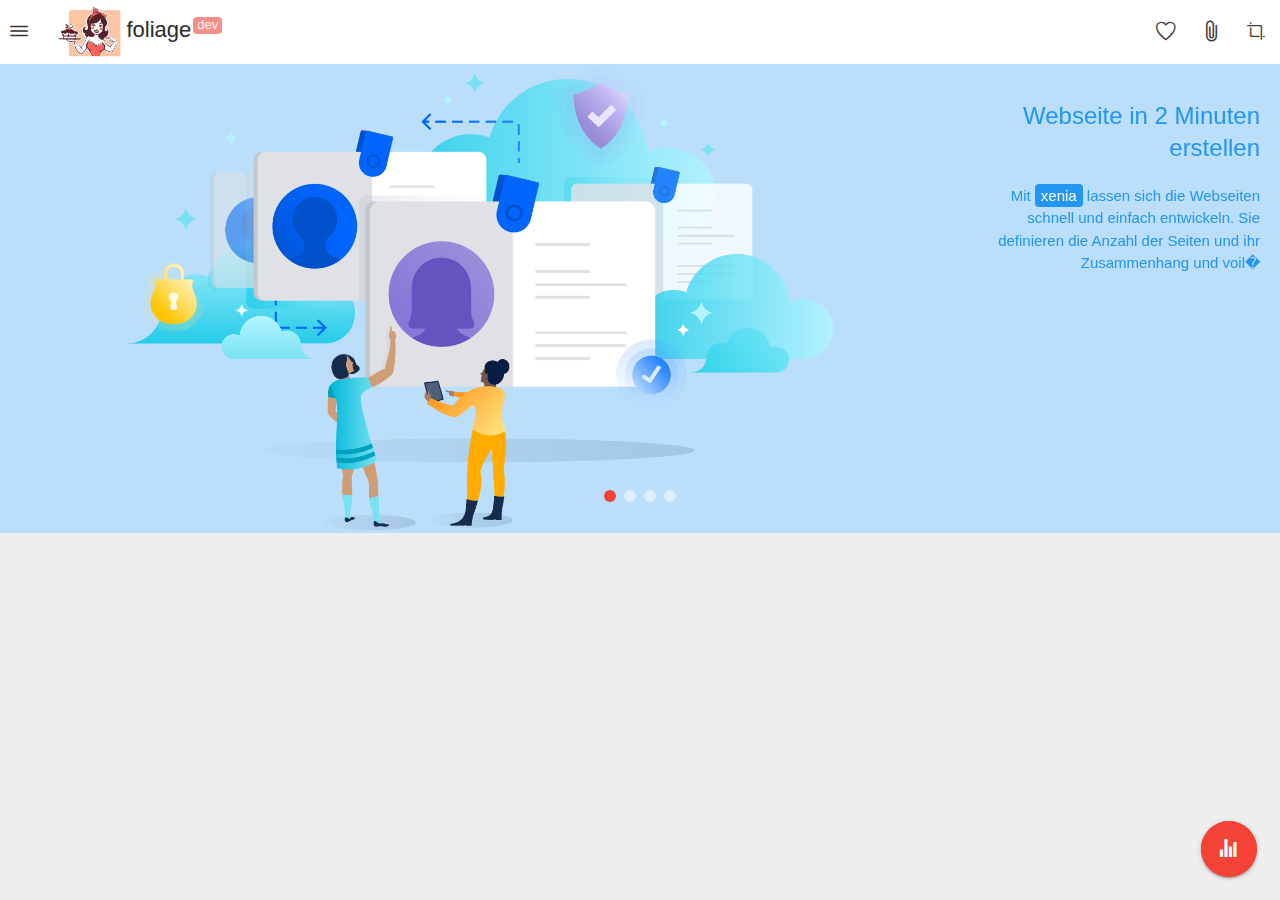
<file: docs/index.html>
<!DOCTYPE html>
<html>
<head>
	<title>Get started - foliage</title>
	<link rel="stylesheet" type="text/css" href="./css/materialize.min.css">
	<link rel="stylesheet" type="text/css" href="./css/ionic.min.css">
	<link rel="stylesheet" type="text/css" href="./css/xenia.default.css">
	<script type="text/javascript" src="./js/jquery.js"></script>
	<script type="text/javascript" src="./js/materialize.min.js"></script>
	<script type="text/javascript" src="./js/xenia.default.js"></script>
</head>
<body class="xenia-body">
	<header class="xenia-header">
		<nav>
			<div class="nav-wrapper">
				<ul>
					<li>
						<i class="icon ion-ios-menu sidenav-trigger" data-target='slide-out'></i>
					</li>
				</ul>
				
				<img src="./img/logo.png" class="xenia-logo">
				<span class="xenia-logo-title dev">foliage</span>
				<ul class="right hide-on-med-and-down">
					<li><a href="#"><i class="icon ion-ios-heart-empty"></i></a></li>
					<li><a href="#"><i class="icon ion-md-attach"></i></a></li>
					<li><a href="#"><i class="icon ion-ios-crop"></i></a></li>
				</ul>
			</div>
		</nav>
	</header>
	<main class="xenia-main">

		<!-- Start Slider -->
		<div class="carousel carousel-slider center dark-text">
			<div class="carousel-item dark-text xenia-slider blue lighten-4" href="#one!">
				<div class="row">
					<div class="col s12 m9">
						<img src="./img/1.png" style="width: 100%">
					</div>
					<div class="col s12 m3" style="padding: 0px 20px">
						<h2 class="blue-text right-align">Webseite in 2 Minuten erstellen</h2>
						<p class="blue-text right-align">Mit <span class="badge blue white-text">xenia</span> lassen sich die Webseiten schnell und einfach entwickeln. Sie definieren die Anzahl der Seiten und ihr Zusammenhang und voil�</p>
					</div>
				</div>
			</div>
			<div class="carousel-item dark-text xenia-slider red lighten-4" href="#two!">
				<div class="row">
					<div class="col s12 m4">
						<h2 class="pink-text left-align">Die Seitmap visualisieren</h2>
						<p class="pink-text left-align"><span class="badge red white-text">xenia</span> erlaubt es, die Zusammenhange zwischen Seiten deutlich darzustellen</p>
					</div>
					<div class="col s12 m8">
						<img src="./img/2.png" style="width: 100%">
					</div>
				</div>
			</div>
			<div class="carousel-item dark-text xenia-slider blue lighten-4" href="#three!">
				
				<div class="row">
					<div class="col s12 m8">
						<img src="./img/3.png" style="width: 100%">
					</div>
					<div class="col s12 m4">
						<h2 class="blue-text right-align">Ohne Vorkenntnisse</h2>
						<p class="blue-text right-align">Mit <span class="blue white-text badge">xenia</span> braucht man keine Vorkenntnisse, um eine gut strukturierte Webseite aufzubauen. Alles ist intuitiv</p>
					</div>
				</div>
			</div>
			<div class="carousel-item white-text xenia-slider green lighten-4" href="#four!">
				<div class="row">
					<div class="col s12 m6">
						<img src="./img/4.png" style="width: 100%">
					</div>
					<div class="col s12 m6">
						<h2 class="green-text">Jetzt gratis ausprobieren!</h2>
						<a class="btn waves-effect green white-text darken-text-2 hoverable" href="./Home" style="border-radius: 25px; padding: 0px 25px">
							Los geht's
							<i class="icon right ion-md-paper-plane"></i>
						</a>
					</div>
				</div>

			</div>
		</div>
         
        <!-- Action button -->
		<div class="fixed-action-btn">
			<a class="btn-floating btn-large red pulse">
				<i class="icon ion-ios-stats"></i>
			</a>
			<ul>
				<li>
					<a class="btn-floating green">
						<i class="icon ion-md-book"></i>
					</a>
				</li>
				<li>
					<a class="btn-floating blue darken-1">
						<i class="icon ion-ios-git-branch"></i>
					</a>
				</li>
				<li>
					<a class="btn-floating grey darken-4" href="https://github.com/rodchenk/xenia">
						<i class="icon ion-logo-github"></i>
					</a>
				</li>
			</ul>
		</div>

		<!-- Side nav -->
		<!-- <ul id="slide-out" class="sidenav">
			<li>
				<div class="user-view">
					<div class="background">
						<img src="../img/bg.jpg" style="width: 100%">
					</div>
					<a href="#user"><img class="circle" src="../img/ava.jpg"></a>
					<a href="#name"><span class="white-text name">Mischa Test</span></a>
					<a href="#email"><span class="white-text email">xenia@foliage.com</span></a>
				</div>
			</li>
			<li><a class="subheader">Main links</a></li>
			<li><a href="#!"><i class="icon ion-ios-cloud"></i>First Link With Icon</a></li>
			<li><a href="#!"><i class="icon ion-ios-bookmark"></i>Second Link</a></li>
			<li><div class="divider"></div></li>
			<li><a class="subheader">Modals</a></li>
			<li><a class="waves-effect modal-trigger" href="#modal1"><i class="icon ion-ios-heart"></i>Contact</a></li>
		</ul>  --> 
	</main>

	<!-- Example modal -->
	<div class="xenia-modal">
		<div id="modal1" class="modal">
			<div class="modal-content">
				<h4>Modal Header</h4>
				<p>A bunch of text</p>
			</div>
			<div class="modal-footer">
				<a href="#!" class="modal-close waves-effect waves-teal btn-flat">Close</a>
			</div>
		</div>
	</div>
</body>
</html>
</file>
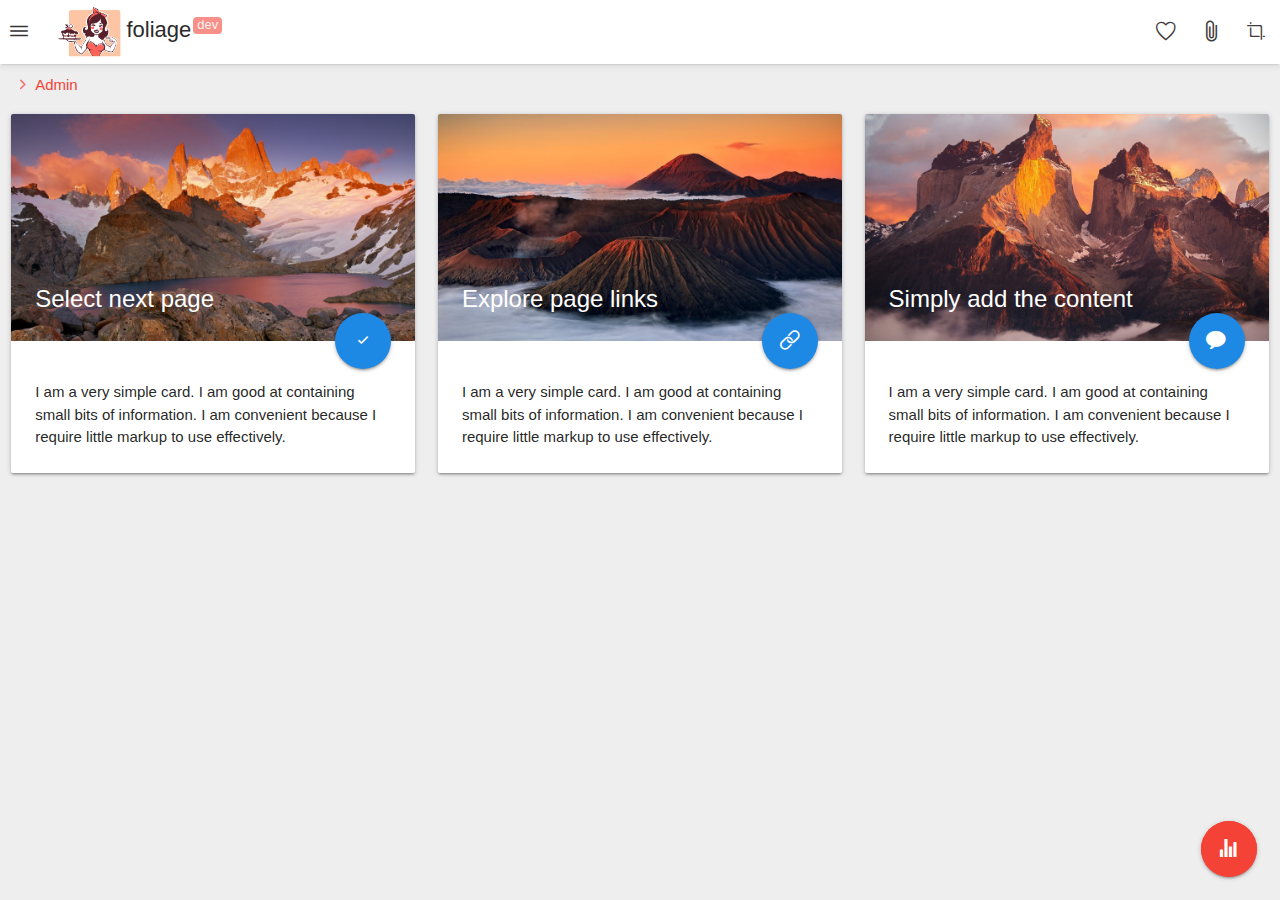
<file: docs/Admin.html>
<!DOCTYPE html>
<html>
<head>
	<title>Admin</title>
	<meta charset="utf-8">
    <meta http-equiv="X-UA-Compatible" content="IE=edge,chrome=1">
    <meta name="viewport" content="width=device-width">
	<link rel="stylesheet" type="text/css" href="./css/materialize.min.css">
	<link rel="stylesheet" type="text/css" href="./css/ionic.min.css">
	<link rel="stylesheet" type="text/css" href="./css/xenia.default.css">
	<script type="text/javascript" src="./js/jquery.js"></script>
	<script type="text/javascript" src="./js/materialize.min.js"></script>

	<link rel="stylesheet" href="./css/treant.css">

	<script src="./js/raphael.js"></script>
	<script src="./js/treant.js"></script>

	<script type="text/javascript" src="./js/xenia.default.js"></script>

</head>
<body class="xenia-body">
	<header class="xenia-header">
		<nav>
			<div class="nav-wrapper">
				<ul>
					<li>
						<i class="icon ion-ios-menu sidenav-trigger" data-target='slide-out'></i>
					</li>
				</ul>
				
				<img src="./img/logo.png" class="xenia-logo">
				<span class="xenia-logo-title dev">foliage</span>
				<ul class="right hide-on-med-and-down">
					<li><a href="#"><i class="icon ion-ios-heart-empty"></i></a></li>
					<li><a href="#"><i class="icon ion-md-attach"></i></a></li>
					<li><a href="#"><i class="icon ion-ios-crop"></i></a></li>
				</ul>
			</div>
		</nav>
	</header>
	<main class="xenia-main">
		<div class="breadcrumbs">
			<span>
				<i class="icon ion-ios-arrow-forward red-text"></i>
				<a href="#" class="red-text">Admin</a>
			</span>
		</div>
		<div class="row cards-tutorial">
			<div class="col s6 m4">
				<div class="card">
					<div class="card-image">
						<img src="./img/sample.jpg">
						<span class="card-title">Select next page</span>
						<a class="btn-floating halfway-fab waves-effect waves-light blue darken-1 btn-large"><i class="icon ion-ios-checkmark"></i></a>
					</div>
					<div class="card-content" style="padding-top: 40px">
						<p>I am a very simple card. I am good at containing small bits of information. I am convenient because I require little markup to use effectively.</p>
					</div>
				</div>
			</div>
			<div class="col s6 m4">
				<div class="card">
					<div class="card-image">
						<img src="./img/sample_2.jpg">
						<span class="card-title">Explore page links</span>
						<a class="btn-floating halfway-fab waves-effect waves-light blue darken-1 btn-large"><i class="icon ion-ios-link"></i></a>
					</div>
					<div class="card-content" style="padding-top: 40px">
						<p>I am a very simple card. I am good at containing small bits of information. I am convenient because I require little markup to use effectively.</p>
					</div>
				</div>
			</div>
			<div class="col s6 m4">
				<div class="card">
					<div class="card-image">
						<img src="./img/sample_3.jpg">
						<span class="card-title">Simply add the content</span>
						<a class="btn-floating halfway-fab waves-effect waves-light blue darken-1 btn-large"><i class="icon ion-ios-text"></i></a>
					</div>
					<div class="card-content" style="padding-top: 40px">
						<p>I am a very simple card. I am good at containing small bits of information. I am convenient because I require little markup to use effectively.</p>
					</div>
				</div>
			</div>
		</div>
 <div class="fixed-action-btn">
	<a class="btn-floating btn-large red pulse">
		<i class="icon ion-ios-stats"></i>
	</a>
	<ul>
		<li>
			<a class="btn-floating green">
				<i class="icon ion-md-book"></i>
			</a>
		</li>
		<li>
			<a class="btn-floating blue darken-1  modal-trigger" href="#modal1">
				<i class="icon ion-ios-git-branch"></i>
			</a>
		</li>
		<li>
			<a class="btn-floating grey darken-4" href="https://github.com/rodchenk/xenia">
				<i class="icon ion-logo-github"></i>
			</a>
		</li>
		<li>
			<a class="btn-floating orange darken-1" href="./">
				<i class="icon ion-md-laptop"></i>
			</a>
		</li>
	</ul>
</div>
		<!-- Side nav -->
		<ul id="slide-out" class="sidenav">
			<li>
				<div class="user-view">
					<div class="background">
						<img src="./img/bg.jpg" style="width: 100%">
					</div>
					<a href="#user"><img class="circle" src="./img/ava.jpg"></a>
					<a href="#name"><span class="white-text name">Mischa Test</span></a>
					<a href="#email"><span class="white-text email">xenia@foliage.com</span></a>
				</div>
			</li>
			<li><a class="subheader">Main links</a></li>
			<li >
				<a href="Home"><i class="icon ion-md-bicycle"></i>Home</a>
			</li>
			<li >
				<a href="News"><i class="icon ion-md-camera"></i>News</a>
			</li>
			<li >
				<a href="Contact"><i class="icon ion-md-cart"></i>Contact</a>
			</li>
			<li class="active-sidenav-tab">
				<a href="Admin"><i class="icon ion-md-color-wand"></i>Admin</a>
			</li>
			<li><div class="divider"></div></li>
			<li class="sidenav-footer">
				<h6 align="center">Generated with <span class="badge white-text teal">xenia</span></h6>
				<div>
					<small style="display: block"><span class="grey-text">Contact</span>: rodchenk@th-brandenburg.de</small>
					<a href="https://github.com/rodchenk" class="black-text"><i class="icon ion-logo-github"></i></a>
					<a href="#" class="blue-text"><i class="icon ion-logo-twitter"></i></a>
					<a href="https://rodchenk.github.io/" class="red-text"><i class="icon ion-logo-google"></i></a>
				</div>
			</li>
		</ul>  
	</main>
<!-- Example modal -->
<div class="xenia-modal">
	<div id="modal1" class="modal" >
		<div class="modal-content">
			<h4><i class="icon ion-ios-git-branch"></i>Sitemap visualizer</h4>
			<a href="#!" class="modal-close waves-effect waves-red btn-flat" style="position: fixed;right: 0; top: 0">
				<i class="icon ion-md-close"></i>
			</a>
		</div>
		<div class="chart" id="stats" style="min-height: 400px; width: 100%;overflow-y: scroll;"></div>
		<script type="text/javascript" src="./js/xenia.map.js"></script>
	</div>
</div>

</body>
</html>
</file>
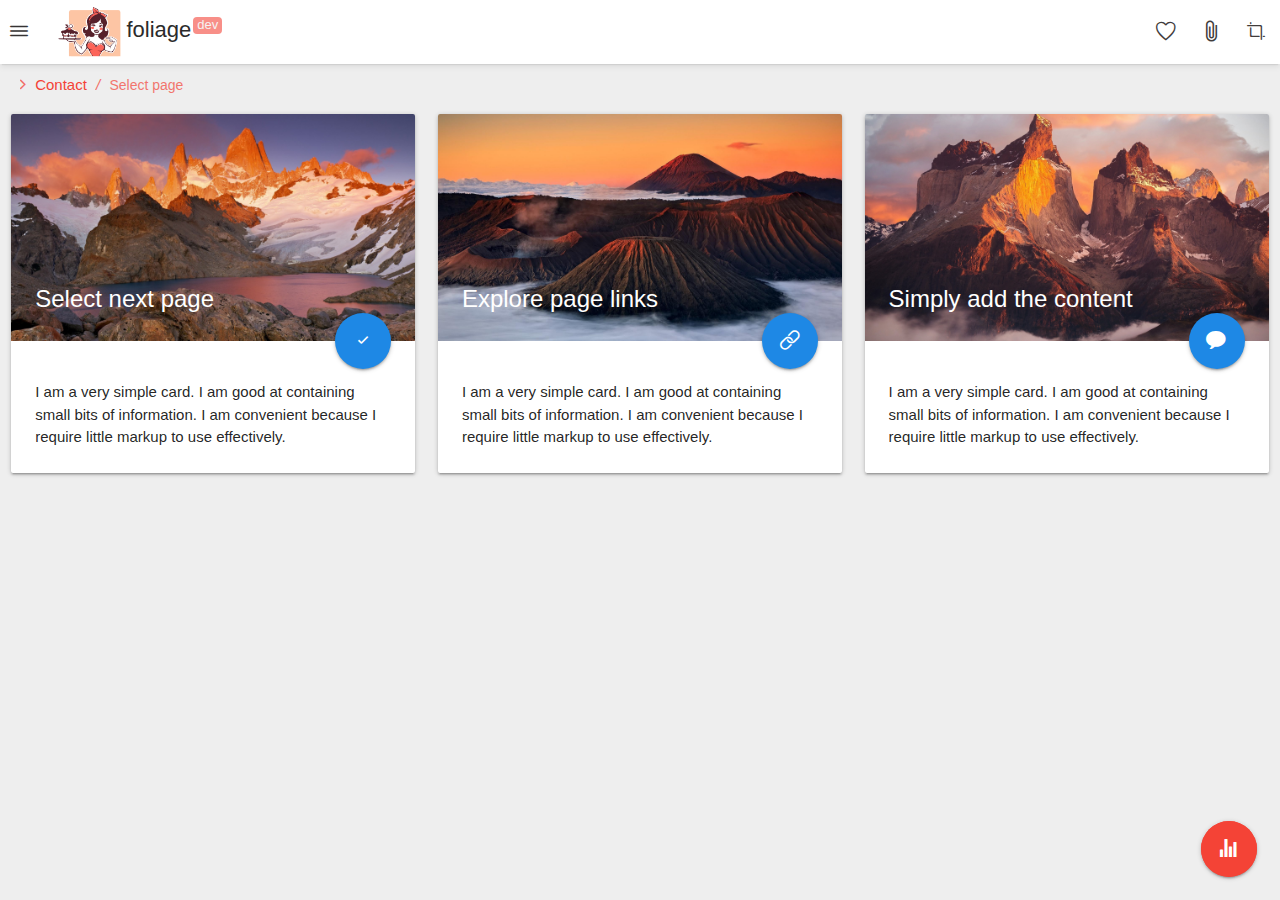
<file: docs/Contact.html>
<!DOCTYPE html>
<html>
<head>
	<title>Contact</title>
	<meta charset="utf-8">
    <meta http-equiv="X-UA-Compatible" content="IE=edge,chrome=1">
    <meta name="viewport" content="width=device-width">
	<link rel="stylesheet" type="text/css" href="./css/materialize.min.css">
	<link rel="stylesheet" type="text/css" href="./css/ionic.min.css">
	<link rel="stylesheet" type="text/css" href="./css/xenia.default.css">
	<script type="text/javascript" src="./js/jquery.js"></script>
	<script type="text/javascript" src="./js/materialize.min.js"></script>

	<link rel="stylesheet" href="./css/treant.css">

	<script src="./js/raphael.js"></script>
	<script src="./js/treant.js"></script>

	<script type="text/javascript" src="./js/xenia.default.js"></script>

</head>
<body class="xenia-body">
	<header class="xenia-header">
		<nav>
			<div class="nav-wrapper">
				<ul>
					<li>
						<i class="icon ion-ios-menu sidenav-trigger" data-target='slide-out'></i>
					</li>
				</ul>
				
				<img src="./img/logo.png" class="xenia-logo">
				<span class="xenia-logo-title dev">foliage</span>
				<ul class="right hide-on-med-and-down">
					<li><a href="#"><i class="icon ion-ios-heart-empty"></i></a></li>
					<li><a href="#"><i class="icon ion-md-attach"></i></a></li>
					<li><a href="#"><i class="icon ion-ios-crop"></i></a></li>
				</ul>
			</div>
		</nav>
	</header>
	<main class="xenia-main">
		<div class="breadcrumbs">
			<span>
				<i class="icon ion-ios-arrow-forward red-text"></i>
				<a href="#" class="red-text">Contact</a>
			</span>
<span data-what="dropdown-next-page">
	<i class="icon red-text">/</i>
	<a class='dropdown-trigger btn-flat red-text' href='#' data-target='pages-list' style="opacity: .7">Select page</a>
	<ul id='pages-list' class='dropdown-content'>
			<li><a href="Home" class="red-text">Home</a></li>
			<li><a href="News" class="red-text">News</a></li>
	</ul>
</span>
		</div>
		<div class="row cards-tutorial">
			<div class="col s6 m4">
				<div class="card">
					<div class="card-image">
						<img src="./img/sample.jpg">
						<span class="card-title">Select next page</span>
						<a class="btn-floating halfway-fab waves-effect waves-light blue darken-1 btn-large"><i class="icon ion-ios-checkmark"></i></a>
					</div>
					<div class="card-content" style="padding-top: 40px">
						<p>I am a very simple card. I am good at containing small bits of information. I am convenient because I require little markup to use effectively.</p>
					</div>
				</div>
			</div>
			<div class="col s6 m4">
				<div class="card">
					<div class="card-image">
						<img src="./img/sample_2.jpg">
						<span class="card-title">Explore page links</span>
						<a class="btn-floating halfway-fab waves-effect waves-light blue darken-1 btn-large"><i class="icon ion-ios-link"></i></a>
					</div>
					<div class="card-content" style="padding-top: 40px">
						<p>I am a very simple card. I am good at containing small bits of information. I am convenient because I require little markup to use effectively.</p>
					</div>
				</div>
			</div>
			<div class="col s6 m4">
				<div class="card">
					<div class="card-image">
						<img src="./img/sample_3.jpg">
						<span class="card-title">Simply add the content</span>
						<a class="btn-floating halfway-fab waves-effect waves-light blue darken-1 btn-large"><i class="icon ion-ios-text"></i></a>
					</div>
					<div class="card-content" style="padding-top: 40px">
						<p>I am a very simple card. I am good at containing small bits of information. I am convenient because I require little markup to use effectively.</p>
					</div>
				</div>
			</div>
		</div>
 <div class="fixed-action-btn">
	<a class="btn-floating btn-large red pulse">
		<i class="icon ion-ios-stats"></i>
	</a>
	<ul>
		<li>
			<a class="btn-floating green">
				<i class="icon ion-md-book"></i>
			</a>
		</li>
		<li>
			<a class="btn-floating blue darken-1  modal-trigger" href="#modal1">
				<i class="icon ion-ios-git-branch"></i>
			</a>
		</li>
		<li>
			<a class="btn-floating grey darken-4" href="https://github.com/rodchenk/xenia">
				<i class="icon ion-logo-github"></i>
			</a>
		</li>
		<li>
			<a class="btn-floating orange darken-1" href="./">
				<i class="icon ion-md-laptop"></i>
			</a>
		</li>
	</ul>
</div>
		<!-- Side nav -->
		<ul id="slide-out" class="sidenav">
			<li>
				<div class="user-view">
					<div class="background">
						<img src="./img/bg.jpg" style="width: 100%">
					</div>
					<a href="#user"><img class="circle" src="./img/ava.jpg"></a>
					<a href="#name"><span class="white-text name">Mischa Test</span></a>
					<a href="#email"><span class="white-text email">xenia@foliage.com</span></a>
				</div>
			</li>
			<li><a class="subheader">Main links</a></li>
			<li >
				<a href="Home"><i class="icon ion-md-mail"></i>Home</a>
			</li>
			<li >
				<a href="News"><i class="icon ion-md-mic"></i>News</a>
			</li>
			<li class="active-sidenav-tab">
				<a href="Contact"><i class="icon ion-md-paper-plane"></i>Contact</a>
			</li>
			<li >
				<a href="Admin"><i class="icon ion-md-appstore"></i>Admin</a>
			</li>
			<li><div class="divider"></div></li>
			<li class="sidenav-footer">
				<h6 align="center">Generated with <span class="badge white-text teal">xenia</span></h6>
				<div>
					<small style="display: block"><span class="grey-text">Contact</span>: rodchenk@th-brandenburg.de</small>
					<a href="https://github.com/rodchenk" class="black-text"><i class="icon ion-logo-github"></i></a>
					<a href="#" class="blue-text"><i class="icon ion-logo-twitter"></i></a>
					<a href="https://rodchenk.github.io/" class="red-text"><i class="icon ion-logo-google"></i></a>
				</div>
			</li>
		</ul>  
	</main>
<!-- Example modal -->
<div class="xenia-modal">
	<div id="modal1" class="modal" >
		<div class="modal-content">
			<h4><i class="icon ion-ios-git-branch"></i>Sitemap visualizer</h4>
			<a href="#!" class="modal-close waves-effect waves-red btn-flat" style="position: fixed;right: 0; top: 0">
				<i class="icon ion-md-close"></i>
			</a>
		</div>
		<div class="chart" id="stats" style="min-height: 400px; width: 100%;overflow-y: scroll;"></div>
		<script type="text/javascript" src="./js/xenia.map.js"></script>
	</div>
</div>

</body>
</html>
</file>
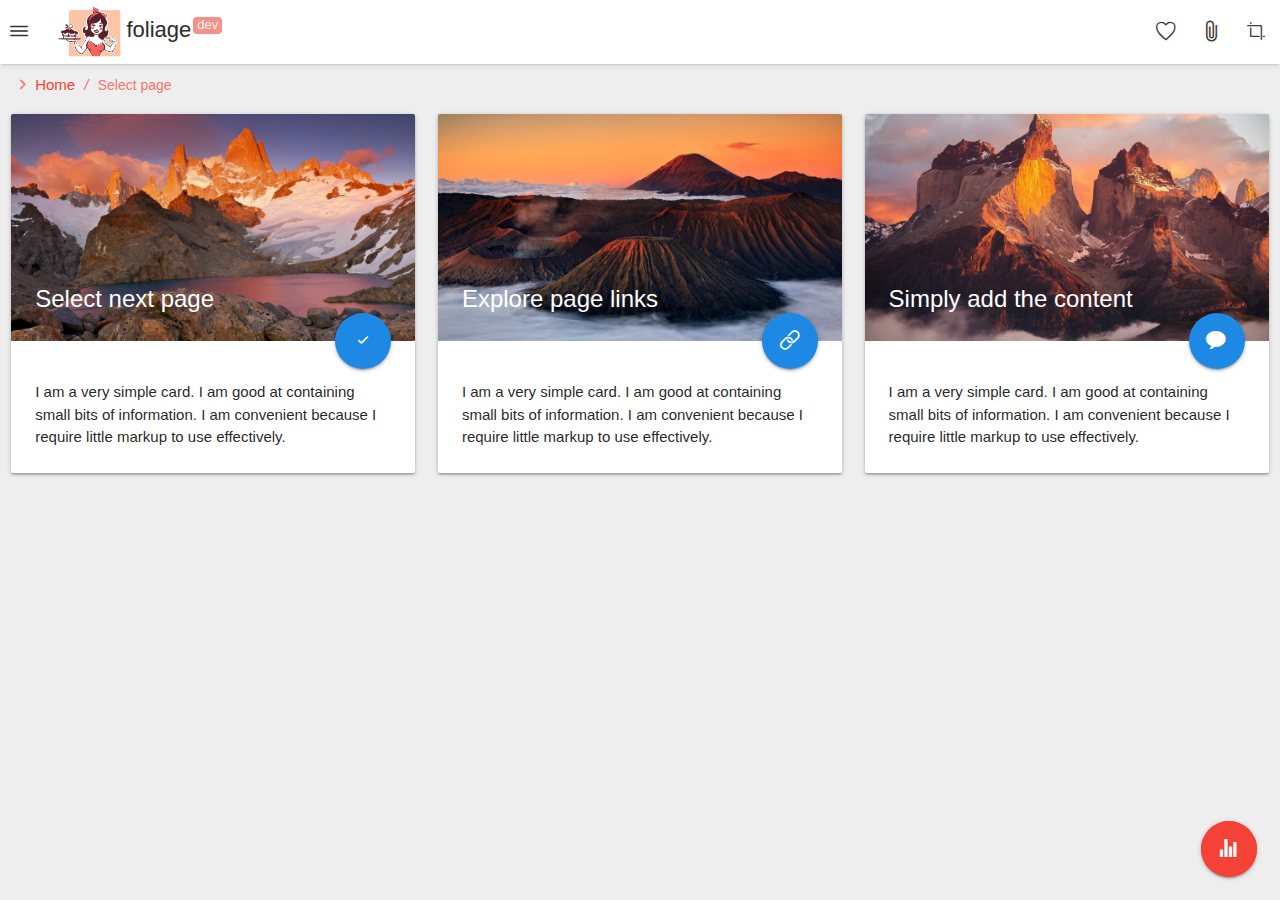
<file: docs/Home.html>
<!DOCTYPE html>
<html>
<head>
	<title>Home</title>
	<meta charset="utf-8">
    <meta http-equiv="X-UA-Compatible" content="IE=edge,chrome=1">
    <meta name="viewport" content="width=device-width">
	<link rel="stylesheet" type="text/css" href="./css/materialize.min.css">
	<link rel="stylesheet" type="text/css" href="./css/ionic.min.css">
	<link rel="stylesheet" type="text/css" href="./css/xenia.default.css">
	<script type="text/javascript" src="./js/jquery.js"></script>
	<script type="text/javascript" src="./js/materialize.min.js"></script>

	<link rel="stylesheet" href="./css/treant.css">

	<script src="./js/raphael.js"></script>
	<script src="./js/treant.js"></script>

	<script type="text/javascript" src="./js/xenia.default.js"></script>

</head>
<body class="xenia-body">
	<header class="xenia-header">
		<nav>
			<div class="nav-wrapper">
				<ul>
					<li>
						<i class="icon ion-ios-menu sidenav-trigger" data-target='slide-out'></i>
					</li>
				</ul>
				
				<img src="./img/logo.png" class="xenia-logo">
				<span class="xenia-logo-title dev">foliage</span>
				<ul class="right hide-on-med-and-down">
					<li><a href="#"><i class="icon ion-ios-heart-empty"></i></a></li>
					<li><a href="#"><i class="icon ion-md-attach"></i></a></li>
					<li><a href="#"><i class="icon ion-ios-crop"></i></a></li>
				</ul>
			</div>
		</nav>
	</header>
	<main class="xenia-main">
		<div class="breadcrumbs">
			<span>
				<i class="icon ion-ios-arrow-forward red-text"></i>
				<a href="#" class="red-text">Home</a>
			</span>
<span data-what="dropdown-next-page">
	<i class="icon red-text">/</i>
	<a class='dropdown-trigger btn-flat red-text' href='#' data-target='pages-list' style="opacity: .7">Select page</a>
	<ul id='pages-list' class='dropdown-content'>
			<li><a href="News" class="red-text">News</a></li>
			<li><a href="Contact" class="red-text">Contact</a></li>
	</ul>
</span>
		</div>
		<div class="row cards-tutorial">
			<div class="col s6 m4">
				<div class="card">
					<div class="card-image">
						<img src="./img/sample.jpg">
						<span class="card-title">Select next page</span>
						<a class="btn-floating halfway-fab waves-effect waves-light blue darken-1 btn-large"><i class="icon ion-ios-checkmark"></i></a>
					</div>
					<div class="card-content" style="padding-top: 40px">
						<p>I am a very simple card. I am good at containing small bits of information. I am convenient because I require little markup to use effectively.</p>
					</div>
				</div>
			</div>
			<div class="col s6 m4">
				<div class="card">
					<div class="card-image">
						<img src="./img/sample_2.jpg">
						<span class="card-title">Explore page links</span>
						<a class="btn-floating halfway-fab waves-effect waves-light blue darken-1 btn-large"><i class="icon ion-ios-link"></i></a>
					</div>
					<div class="card-content" style="padding-top: 40px">
						<p>I am a very simple card. I am good at containing small bits of information. I am convenient because I require little markup to use effectively.</p>
					</div>
				</div>
			</div>
			<div class="col s6 m4">
				<div class="card">
					<div class="card-image">
						<img src="./img/sample_3.jpg">
						<span class="card-title">Simply add the content</span>
						<a class="btn-floating halfway-fab waves-effect waves-light blue darken-1 btn-large"><i class="icon ion-ios-text"></i></a>
					</div>
					<div class="card-content" style="padding-top: 40px">
						<p>I am a very simple card. I am good at containing small bits of information. I am convenient because I require little markup to use effectively.</p>
					</div>
				</div>
			</div>
		</div>
 <div class="fixed-action-btn">
	<a class="btn-floating btn-large red pulse">
		<i class="icon ion-ios-stats"></i>
	</a>
	<ul>
		<li>
			<a class="btn-floating green">
				<i class="icon ion-md-book"></i>
			</a>
		</li>
		<li>
			<a class="btn-floating blue darken-1  modal-trigger" href="#modal1">
				<i class="icon ion-ios-git-branch"></i>
			</a>
		</li>
		<li>
			<a class="btn-floating grey darken-4" href="https://github.com/rodchenk/xenia">
				<i class="icon ion-logo-github"></i>
			</a>
		</li>
		<li>
			<a class="btn-floating orange darken-1" href="./">
				<i class="icon ion-md-laptop"></i>
			</a>
		</li>
	</ul>
</div>
		<!-- Side nav -->
		<ul id="slide-out" class="sidenav">
			<li>
				<div class="user-view">
					<div class="background">
						<img src="./img/bg.jpg" style="width: 100%">
					</div>
					<a href="#user"><img class="circle" src="./img/ava.jpg"></a>
					<a href="#name"><span class="white-text name">Mischa Test</span></a>
					<a href="#email"><span class="white-text email">xenia@foliage.com</span></a>
				</div>
			</li>
			<li><a class="subheader">Main links</a></li>
			<li class="active-sidenav-tab">
				<a href="Home"><i class="icon ion-md-paper-plane"></i>Home</a>
			</li>
			<li >
				<a href="News"><i class="icon ion-md-appstore"></i>News</a>
			</li>
			<li >
				<a href="Contact"><i class="icon ion-md-bicycle"></i>Contact</a>
			</li>
			<li >
				<a href="Admin"><i class="icon ion-md-camera"></i>Admin</a>
			</li>
			<li><div class="divider"></div></li>
			<li class="sidenav-footer">
				<h6 align="center">Generated with <span class="badge white-text teal">xenia</span></h6>
				<div>
					<small style="display: block"><span class="grey-text">Contact</span>: rodchenk@th-brandenburg.de</small>
					<a href="https://github.com/rodchenk" class="black-text"><i class="icon ion-logo-github"></i></a>
					<a href="#" class="blue-text"><i class="icon ion-logo-twitter"></i></a>
					<a href="https://rodchenk.github.io/" class="red-text"><i class="icon ion-logo-google"></i></a>
				</div>
			</li>
		</ul>  
	</main>
<!-- Example modal -->
<div class="xenia-modal">
	<div id="modal1" class="modal" >
		<div class="modal-content">
			<h4><i class="icon ion-ios-git-branch"></i>Sitemap visualizer</h4>
			<a href="#!" class="modal-close waves-effect waves-red btn-flat" style="position: fixed;right: 0; top: 0">
				<i class="icon ion-md-close"></i>
			</a>
		</div>
		<div class="chart" id="stats" style="min-height: 400px; width: 100%;overflow-y: scroll;"></div>
		<script type="text/javascript" src="./js/xenia.map.js"></script>
	</div>
</div>

</body>
</html>
</file>
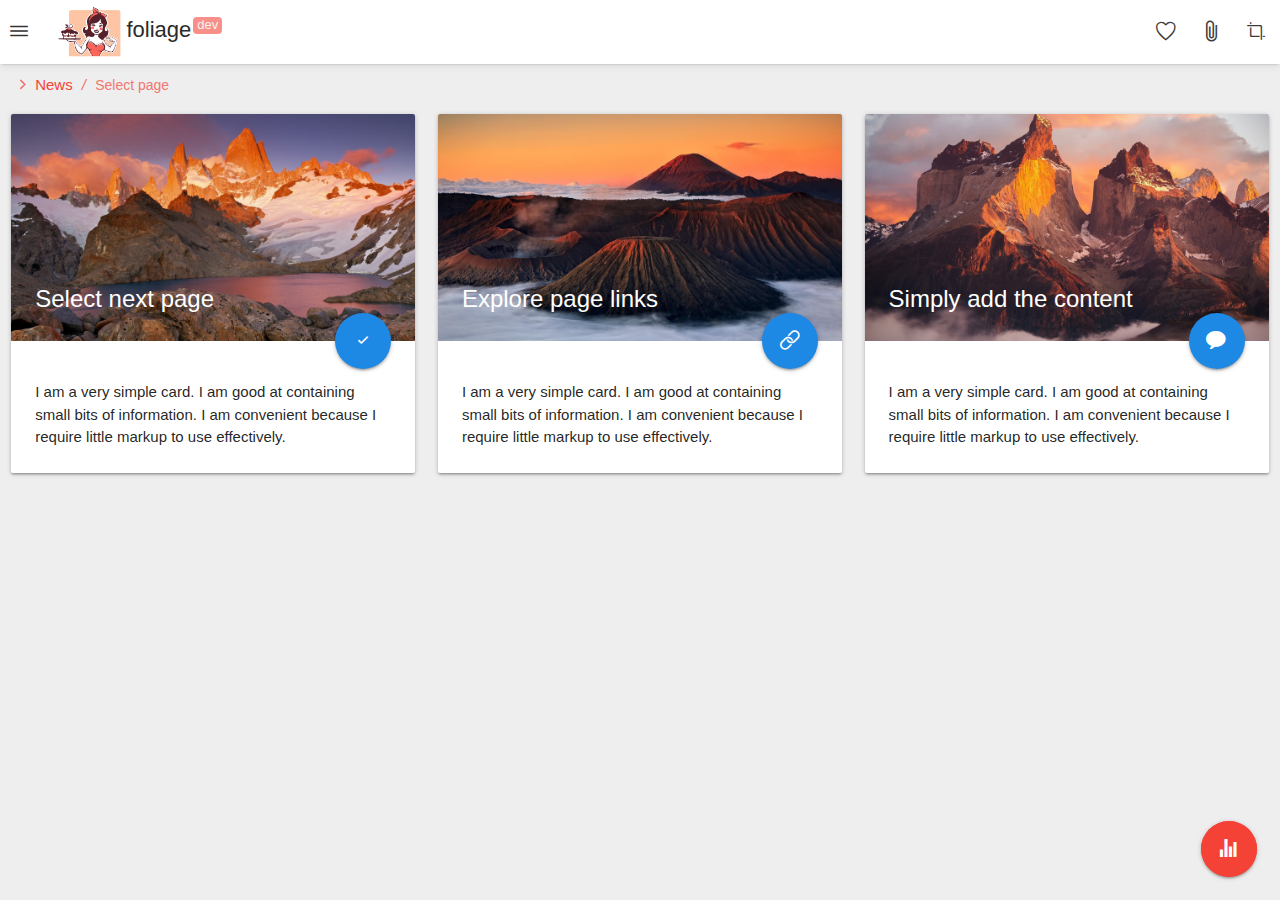
<file: docs/News.html>
<!DOCTYPE html>
<html>
<head>
	<title>News</title>
	<meta charset="utf-8">
    <meta http-equiv="X-UA-Compatible" content="IE=edge,chrome=1">
    <meta name="viewport" content="width=device-width">
	<link rel="stylesheet" type="text/css" href="./css/materialize.min.css">
	<link rel="stylesheet" type="text/css" href="./css/ionic.min.css">
	<link rel="stylesheet" type="text/css" href="./css/xenia.default.css">
	<script type="text/javascript" src="./js/jquery.js"></script>
	<script type="text/javascript" src="./js/materialize.min.js"></script>

	<link rel="stylesheet" href="./css/treant.css">

	<script src="./js/raphael.js"></script>
	<script src="./js/treant.js"></script>

	<script type="text/javascript" src="./js/xenia.default.js"></script>

</head>
<body class="xenia-body">
	<header class="xenia-header">
		<nav>
			<div class="nav-wrapper">
				<ul>
					<li>
						<i class="icon ion-ios-menu sidenav-trigger" data-target='slide-out'></i>
					</li>
				</ul>
				
				<img src="./img/logo.png" class="xenia-logo">
				<span class="xenia-logo-title dev">foliage</span>
				<ul class="right hide-on-med-and-down">
					<li><a href="#"><i class="icon ion-ios-heart-empty"></i></a></li>
					<li><a href="#"><i class="icon ion-md-attach"></i></a></li>
					<li><a href="#"><i class="icon ion-ios-crop"></i></a></li>
				</ul>
			</div>
		</nav>
	</header>
	<main class="xenia-main">
		<div class="breadcrumbs">
			<span>
				<i class="icon ion-ios-arrow-forward red-text"></i>
				<a href="#" class="red-text">News</a>
			</span>
<span data-what="dropdown-next-page">
	<i class="icon red-text">/</i>
	<a class='dropdown-trigger btn-flat red-text' href='#' data-target='pages-list' style="opacity: .7">Select page</a>
	<ul id='pages-list' class='dropdown-content'>
			<li><a href="Contact" class="red-text">Contact</a></li>
	</ul>
</span>
		</div>
		<div class="row cards-tutorial">
			<div class="col s6 m4">
				<div class="card">
					<div class="card-image">
						<img src="./img/sample.jpg">
						<span class="card-title">Select next page</span>
						<a class="btn-floating halfway-fab waves-effect waves-light blue darken-1 btn-large"><i class="icon ion-ios-checkmark"></i></a>
					</div>
					<div class="card-content" style="padding-top: 40px">
						<p>I am a very simple card. I am good at containing small bits of information. I am convenient because I require little markup to use effectively.</p>
					</div>
				</div>
			</div>
			<div class="col s6 m4">
				<div class="card">
					<div class="card-image">
						<img src="./img/sample_2.jpg">
						<span class="card-title">Explore page links</span>
						<a class="btn-floating halfway-fab waves-effect waves-light blue darken-1 btn-large"><i class="icon ion-ios-link"></i></a>
					</div>
					<div class="card-content" style="padding-top: 40px">
						<p>I am a very simple card. I am good at containing small bits of information. I am convenient because I require little markup to use effectively.</p>
					</div>
				</div>
			</div>
			<div class="col s6 m4">
				<div class="card">
					<div class="card-image">
						<img src="./img/sample_3.jpg">
						<span class="card-title">Simply add the content</span>
						<a class="btn-floating halfway-fab waves-effect waves-light blue darken-1 btn-large"><i class="icon ion-ios-text"></i></a>
					</div>
					<div class="card-content" style="padding-top: 40px">
						<p>I am a very simple card. I am good at containing small bits of information. I am convenient because I require little markup to use effectively.</p>
					</div>
				</div>
			</div>
		</div>
 <div class="fixed-action-btn">
	<a class="btn-floating btn-large red pulse">
		<i class="icon ion-ios-stats"></i>
	</a>
	<ul>
		<li>
			<a class="btn-floating green">
				<i class="icon ion-md-book"></i>
			</a>
		</li>
		<li>
			<a class="btn-floating blue darken-1  modal-trigger" href="#modal1">
				<i class="icon ion-ios-git-branch"></i>
			</a>
		</li>
		<li>
			<a class="btn-floating grey darken-4" href="https://github.com/rodchenk/xenia">
				<i class="icon ion-logo-github"></i>
			</a>
		</li>
		<li>
			<a class="btn-floating orange darken-1" href="./">
				<i class="icon ion-md-laptop"></i>
			</a>
		</li>
	</ul>
</div>
		<!-- Side nav -->
		<ul id="slide-out" class="sidenav">
			<li>
				<div class="user-view">
					<div class="background">
						<img src="./img/bg.jpg" style="width: 100%">
					</div>
					<a href="#user"><img class="circle" src="./img/ava.jpg"></a>
					<a href="#name"><span class="white-text name">Mischa Test</span></a>
					<a href="#email"><span class="white-text email">xenia@foliage.com</span></a>
				</div>
			</li>
			<li><a class="subheader">Main links</a></li>
			<li >
				<a href="Home"><i class="icon ion-md-cart"></i>Home</a>
			</li>
			<li class="active-sidenav-tab">
				<a href="News"><i class="icon ion-md-color-wand"></i>News</a>
			</li>
			<li >
				<a href="Contact"><i class="icon ion-md-gift"></i>Contact</a>
			</li>
			<li >
				<a href="Admin"><i class="icon ion-md-key"></i>Admin</a>
			</li>
			<li><div class="divider"></div></li>
			<li class="sidenav-footer">
				<h6 align="center">Generated with <span class="badge white-text teal">xenia</span></h6>
				<div>
					<small style="display: block"><span class="grey-text">Contact</span>: rodchenk@th-brandenburg.de</small>
					<a href="https://github.com/rodchenk" class="black-text"><i class="icon ion-logo-github"></i></a>
					<a href="#" class="blue-text"><i class="icon ion-logo-twitter"></i></a>
					<a href="https://rodchenk.github.io/" class="red-text"><i class="icon ion-logo-google"></i></a>
				</div>
			</li>
		</ul>  
	</main>
<!-- Example modal -->
<div class="xenia-modal">
	<div id="modal1" class="modal" >
		<div class="modal-content">
			<h4><i class="icon ion-ios-git-branch"></i>Sitemap visualizer</h4>
			<a href="#!" class="modal-close waves-effect waves-red btn-flat" style="position: fixed;right: 0; top: 0">
				<i class="icon ion-md-close"></i>
			</a>
		</div>
		<div class="chart" id="stats" style="min-height: 400px; width: 100%;overflow-y: scroll;"></div>
		<script type="text/javascript" src="./js/xenia.map.js"></script>
	</div>
</div>

</body>
</html>
</file>
<file: docs/css/xenia.default.css>
body.xenia-body{
	background-color: #eee
}
.xenia-link-dropdown{
	position: fixed;
	bottom: 25px;
	right: 25px;
}
header.xenia-header>nav{
    -webkit-box-shadow: 0 2px 2px 0 rgba(0,0,0,0.14), 
    					0 3px 1px -2px rgba(0,0,0,0.12), 
    					0 1px 5px 0 rgba(0,0,0,0.2);
    box-shadow: 0 2px 7px 0 rgba(0, 0, 0, 0.09), 
    			0 3px 1px -2px rgba(0, 0, 0, 0.07), 
    			0 1px 5px 0 rgba(0, 0, 0, 0);
    background-color: #fff;
}
header.xenia-header>nav ul a{
	color: #413c3c
}
img.xenia-logo{
	max-height: 50px;
    margin: 7px 0 7px 12px;
}
main.xenia-main{
	/*padding: 5px 20px;*/
}
main>div.xenia-content{
	padding: 25px;
	margin: 10px 0;
	background-color:  #fff;
	-webkit-box-shadow: 0 2px 2px 0 rgba(0,0,0,0.14), 
    					0 3px 1px -2px rgba(0,0,0,0.12), 
    					0 1px 5px 0 rgba(0,0,0,0.2);
    box-shadow: 0 2px 7px 0 rgba(0, 0, 0, 0.09), 
    			0 3px 1px -2px rgba(0, 0, 0, 0.07), 
    			0 1px 5px 0 rgba(0, 0, 0, 0);
}
.btn>i{
	color: inherit;
	opacity: .6;
}
.carousel div.xenia-slider{
	background-position: center;
	background-repeat: no-repeat;
	background-size: contain;
}
.carousel ul.indicators>li.indicator-item{
	height: 12px;
	width: 12px;
}
.carousel ul.indicators>li.indicator-item.active{
	background-color: #f44336;
}
i.icon.sidenav-trigger{
	color: #363333; 
	margin-left: 10px; 
	cursor: pointer
}
span.badge{
	padding: 3px 6px;
	border-radius: 4px;
	margin-left: 0;
	float: none;
}
.breadcrumbs{
	padding: 10px 20px
}
.breadcrumbs>span>a{
	padding: 0 5px
}
.breadcrumbs>span>i{
	opacity: .75
}
.breadcrumbs a.dropdown-trigger{
	text-transform: none;
    line-height: inherit;
    height: auto;
    vertical-align: baseline;
}
.chart { height: 159px; width: 332px; margin: 5px; margin: 5px auto; border-radius: 3px; }
.node { color: #9CB5ED; border: 1px solid #f44336; border-radius: 3px; }
.node p { 
    line-height: 20px;
    height: 20px;
    padding: 3px;
    margin: 0;
    padding: 0px 8px;
    color: #f44336;
}
svg>path{
	stroke: #f44336
}
/* width */
::-webkit-scrollbar {
  width: 10px;
}

/* Track */
::-webkit-scrollbar-track {
  background: #f1f1f1;
}

/* Handle */
::-webkit-scrollbar-thumb {
  background: #888;
}

/* Handle on hover */
::-webkit-scrollbar-thumb:hover {
  background: #555;
}
.modal-content h4>i.icon{
	font-size: 80%;
    margin-right: 15px;
    vertical-align: top;
    color: #ee6e73
}
.sidenav>li>a{
	text-transform: capitalize;
}
.sidenav-footer{
	position: absolute;
	bottom: 70px;
	width: 100%;
	padding: 20px 0;
    background-color: #eef8fe;
    border-top: 1px #dee8ee solid;
}
.sidenav-footer>div{
	text-align: center;
}
.sidenav-footer>div a{
	padding: 1px 12px;
	transition: 250ms;
	display: inline-block;
}
.sidenav-footer>div a:hover{
	transform: scale(1.3);
}
.active-sidenav-tab{
	background-color: rgb(216, 232, 241);
    border-radius: 0 25px 25px 0;
    margin: 0 15px 0 0;
}
span.xenia-logo-title{
    color: #2b2b2b;
    display: inline-block;
    font-size: 22px;
    margin: 17px 12px 12px 0;
    font-weight: 100;
    vertical-align: top;
    line-height: initial;
}
span.xenia-logo-title.dev:after{
	display: inline-block;
	content: "dev";
	font-size:small;
	font-weight:500;
	color: #f6f2f2;
	vertical-align: top;
	background-color: #f88f88;
	border-radius: 4px;
	padding: 0px 4px 2px 4px;
	margin-left: 2px;
}
.Treant > .node.root-node{
	background-color: #ee6e73 !important;
}
.Treant > .root-node>p{
	color: white !important;
}
</file>
<file: docs/css/treant.css>
/* required LIB STYLES */
/* .Treant se automatski dodaje na svaki chart conatiner */
.Treant { position: relative; overflow: hidden; padding: 0 !important; }
.Treant > .node,
.Treant > .pseudo { position: absolute; display: block; visibility: hidden; }
.Treant.Treant-loaded .node,
.Treant.Treant-loaded .pseudo { visibility: visible; }
.Treant > .pseudo { width: 0; height: 0; border: none; padding: 0; }
.Treant .collapse-switch { width: 3px; height: 3px; display: block; border: 1px solid black; position: absolute; top: 1px; right: 1px; cursor: pointer; }
.Treant .collapsed .collapse-switch { background-color: #868DEE; }
.Treant > .node img {	border: none; float: left; }
</file>
